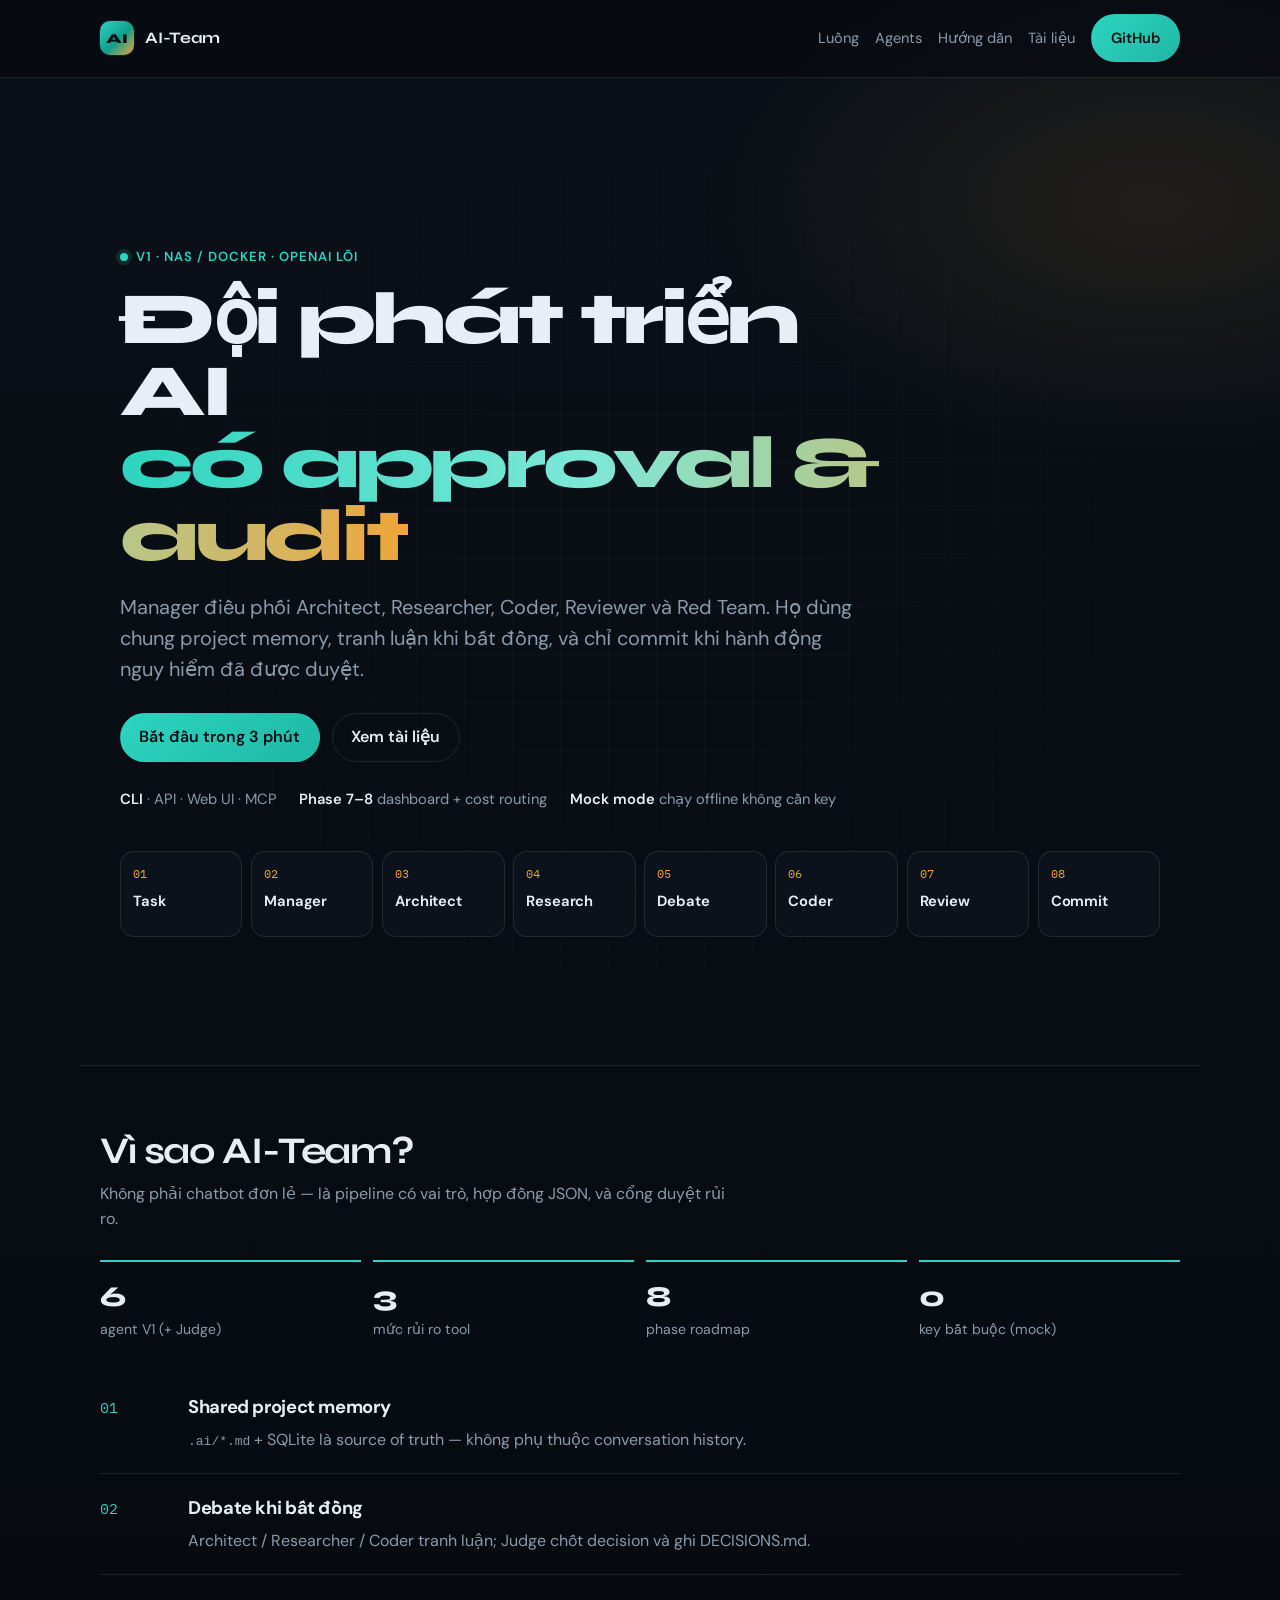
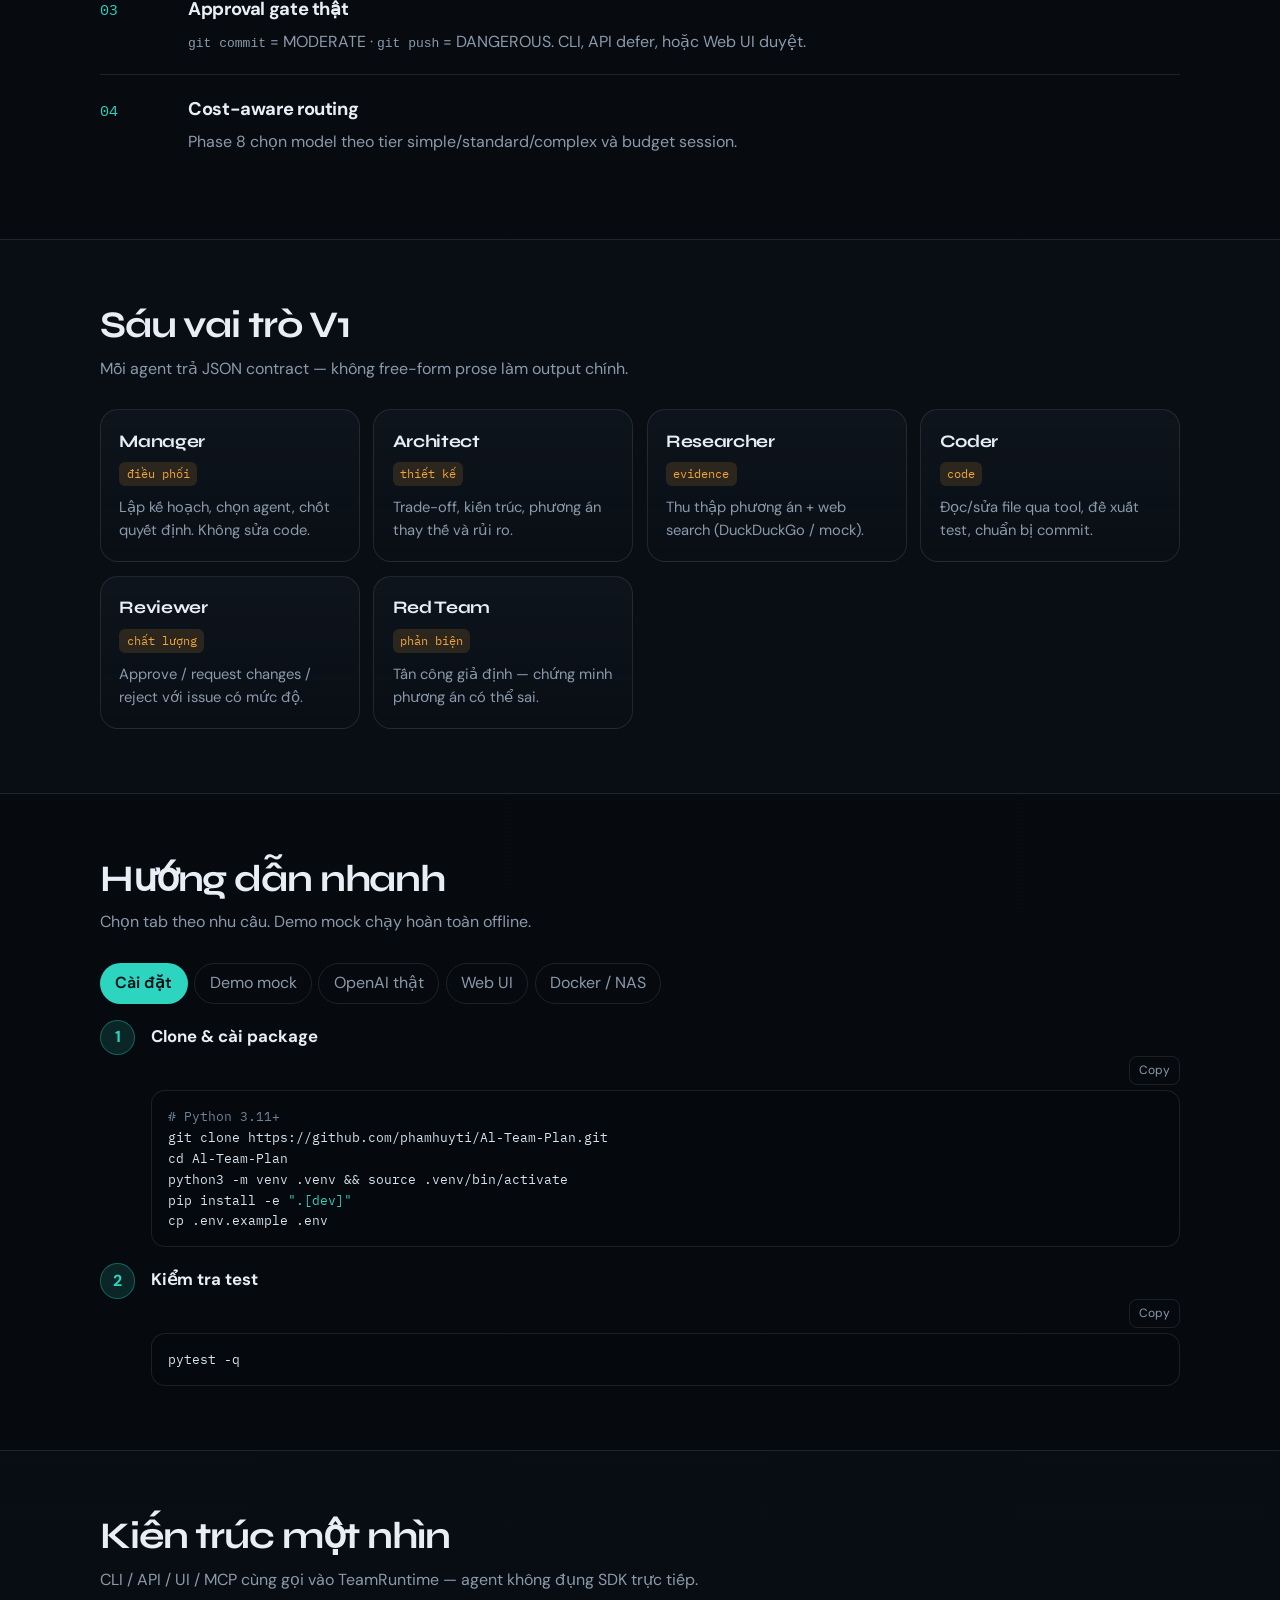
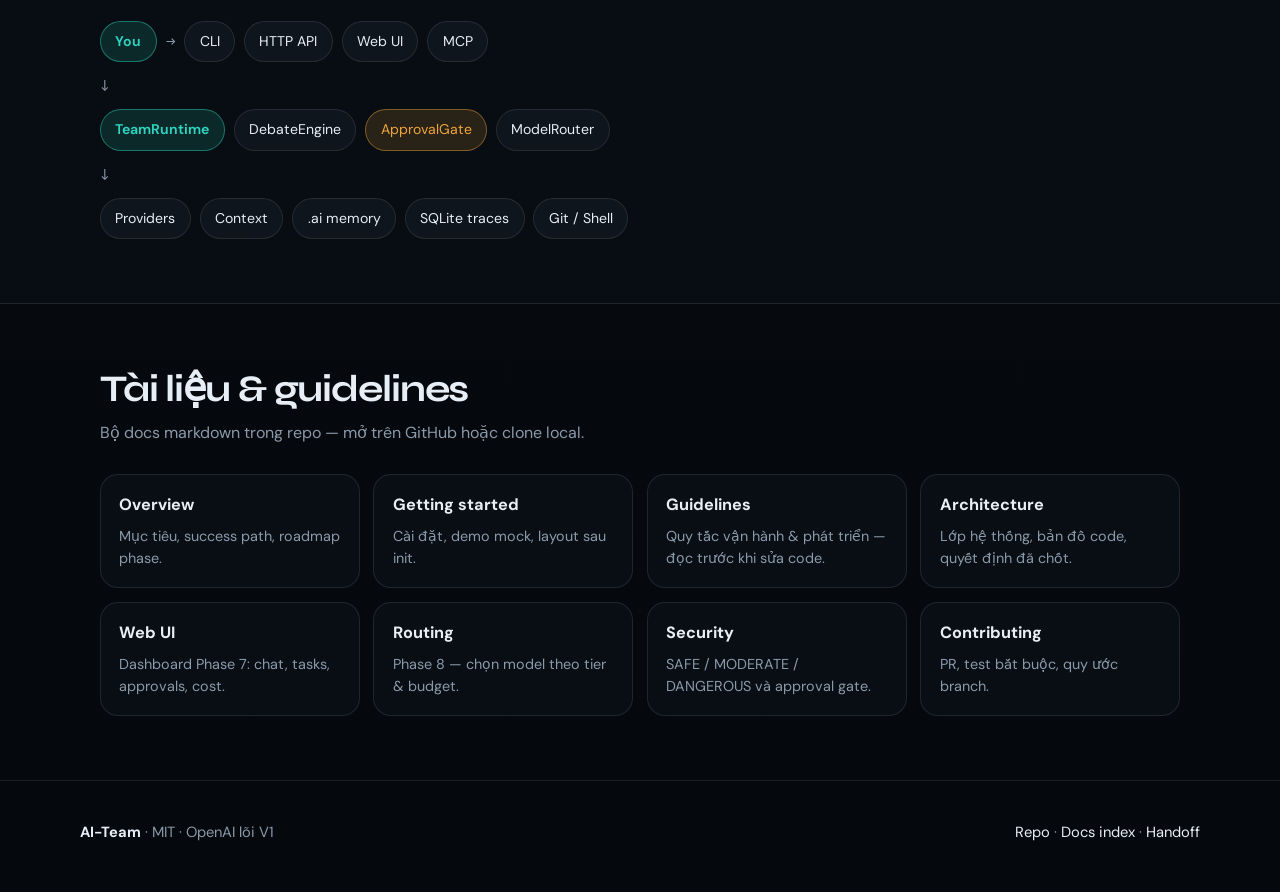
<file: docs/index.html>
<!DOCTYPE html>
<html lang="vi">
<head>
  <meta charset="UTF-8" />
  <meta name="viewport" content="width=device-width, initial-scale=1" />
  <title>AI-Team — Đội phát triển phần mềm đa agent</title>
  <meta name="description" content="AI-Team: multi-agent orchestrator chạy CLI, API, Web UI và MCP trên NAS/Docker. Plan → Debate → Code → Review → Commit có audit." />
  <meta property="og:title" content="AI-Team" />
  <meta property="og:description" content="Đội AI Development Team chạy trên NAS/Docker — 6 agent, approval gate, cost routing." />
  <meta property="og:type" content="website" />
  <link rel="preconnect" href="https://fonts.googleapis.com" />
  <link rel="preconnect" href="https://fonts.gstatic.com" crossorigin />
  <link href="https://fonts.googleapis.com/css2?family=DM+Sans:ital,opsz,wght@0,9..40,400;0,9..40,500;0,9..40,600;0,9..40,700;1,9..40,400&family=IBM+Plex+Mono:wght@400;500&family=Syne:wght@600;700;800&display=swap" rel="stylesheet" />
  <link rel="stylesheet" href="assets/site.css" />
  <link rel="icon" href="data:image/svg+xml,%3Csvg xmlns='http://www.w3.org/2000/svg' viewBox='0 0 64 64'%3E%3Crect width='64' height='64' rx='14' fill='%23070b10'/%3E%3Cpath d='M14 42 L32 14 L50 42 Z' fill='none' stroke='%232dd4bf' stroke-width='4'/%3E%3Ccircle cx='32' cy='38' r='5' fill='%23f0a53a'/%3E%3C/svg%3E" />
</head>
<body>
  <a class="skip" href="#main">Bỏ qua điều hướng</a>

  <header class="nav">
    <div class="nav-inner">
      <a class="brand" href="#top" aria-label="AI-Team home">
        <span class="brand-mark" aria-hidden="true">AI</span>
        <span>AI-Team</span>
      </a>
      <nav class="nav-links" aria-label="Primary">
        <a class="hide-sm" href="#flow">Luồng</a>
        <a class="hide-sm" href="#agents">Agents</a>
        <a href="#guide">Hướng dẫn</a>
        <a href="#docs">Tài liệu</a>
        <a class="btn btn-primary" href="https://github.com/phamhuyti/Al-Team-Plan" target="_blank" rel="noopener">GitHub</a>
      </nav>
    </div>
  </header>

  <main id="main">
    <section class="hero" id="top">
      <div class="hero-inner">
        <div class="hero-copy">
          <div class="kicker">V1 · NAS / Docker · OpenAI lõi</div>
          <h1>
            Đội phát triển AI<br />
            <span class="accent">có approval &amp; audit</span>
          </h1>
          <p class="lede">
            Manager điều phối Architect, Researcher, Coder, Reviewer và Red Team.
            Họ dùng chung project memory, tranh luận khi bất đồng, và chỉ commit
            khi hành động nguy hiểm đã được duyệt.
          </p>
          <div class="hero-actions">
            <a class="btn btn-primary" href="#guide">Bắt đầu trong 3 phút</a>
            <a class="btn btn-ghost" href="#docs">Xem tài liệu</a>
          </div>
          <div class="hero-meta">
            <span><strong>CLI</strong> · API · Web UI · MCP</span>
            <span><strong>Phase 7–8</strong> dashboard + cost routing</span>
            <span><strong>Mock mode</strong> chạy offline không cần key</span>
          </div>
        </div>

        <div id="flow" aria-label="Success path">
          <div class="flow">
            <div class="flow-step"><span class="n">01</span><span class="t">Task</span></div>
            <div class="flow-step"><span class="n">02</span><span class="t">Manager</span></div>
            <div class="flow-step"><span class="n">03</span><span class="t">Architect</span></div>
            <div class="flow-step"><span class="n">04</span><span class="t">Research</span></div>
            <div class="flow-step"><span class="n">05</span><span class="t">Debate</span></div>
            <div class="flow-step"><span class="n">06</span><span class="t">Coder</span></div>
            <div class="flow-step"><span class="n">07</span><span class="t">Review</span></div>
            <div class="flow-step"><span class="n">08</span><span class="t">Commit</span></div>
          </div>
        </div>
      </div>
    </section>

    <section aria-labelledby="why-title">
      <div class="section-head">
        <h2 id="why-title">Vì sao AI-Team?</h2>
        <p>Không phải chatbot đơn lẻ — là pipeline có vai trò, hợp đồng JSON, và cổng duyệt rủi ro.</p>
      </div>
      <div class="stats" style="margin-bottom:2rem">
        <div class="stat"><div class="v">6</div><div class="l">agent V1 (+ Judge)</div></div>
        <div class="stat"><div class="v">3</div><div class="l">mức rủi ro tool</div></div>
        <div class="stat"><div class="v">8</div><div class="l">phase roadmap</div></div>
        <div class="stat"><div class="v">0</div><div class="l">key bắt buộc (mock)</div></div>
      </div>
      <div class="feature-list">
        <article class="feature">
          <div class="feature-num">01</div>
          <div>
            <h3>Shared project memory</h3>
            <p><code>.ai/*.md</code> + SQLite là source of truth — không phụ thuộc conversation history.</p>
          </div>
        </article>
        <article class="feature">
          <div class="feature-num">02</div>
          <div>
            <h3>Debate khi bất đồng</h3>
            <p>Architect / Researcher / Coder tranh luận; Judge chốt decision và ghi DECISIONS.md.</p>
          </div>
        </article>
        <article class="feature">
          <div class="feature-num">03</div>
          <div>
            <h3>Approval gate thật</h3>
            <p><code>git commit</code> = MODERATE · <code>git push</code> = DANGEROUS. CLI, API defer, hoặc Web UI duyệt.</p>
          </div>
        </article>
        <article class="feature">
          <div class="feature-num">04</div>
          <div>
            <h3>Cost-aware routing</h3>
            <p>Phase 8 chọn model theo tier simple/standard/complex và budget session.</p>
          </div>
        </article>
      </div>
    </section>

    <div class="band" id="agents">
      <div class="inner">
        <div class="section-head">
          <h2>Sáu vai trò V1</h2>
          <p>Mỗi agent trả JSON contract — không free-form prose làm output chính.</p>
        </div>
        <div class="agents">
          <article class="agent">
            <div class="role">Manager</div>
            <span class="tag">điều phối</span>
            <p>Lập kế hoạch, chọn agent, chốt quyết định. Không sửa code.</p>
          </article>
          <article class="agent">
            <div class="role">Architect</div>
            <span class="tag">thiết kế</span>
            <p>Trade-off, kiến trúc, phương án thay thế và rủi ro.</p>
          </article>
          <article class="agent">
            <div class="role">Researcher</div>
            <span class="tag">evidence</span>
            <p>Thu thập phương án + web search (DuckDuckGo / mock).</p>
          </article>
          <article class="agent">
            <div class="role">Coder</div>
            <span class="tag">code</span>
            <p>Đọc/sửa file qua tool, đề xuất test, chuẩn bị commit.</p>
          </article>
          <article class="agent">
            <div class="role">Reviewer</div>
            <span class="tag">chất lượng</span>
            <p>Approve / request changes / reject với issue có mức độ.</p>
          </article>
          <article class="agent">
            <div class="role">Red Team</div>
            <span class="tag">phản biện</span>
            <p>Tấn công giả định — chứng minh phương án có thể sai.</p>
          </article>
        </div>
      </div>
    </div>

    <section id="guide" aria-labelledby="guide-title">
      <div class="section-head">
        <h2 id="guide-title">Hướng dẫn nhanh</h2>
        <p>Chọn tab theo nhu cầu. Demo mock chạy hoàn toàn offline.</p>
      </div>

      <div class="tabs" role="tablist" aria-label="Hướng dẫn">
        <button class="tab active" role="tab" aria-selected="true" data-tab="install">Cài đặt</button>
        <button class="tab" role="tab" aria-selected="false" data-tab="demo">Demo mock</button>
        <button class="tab" role="tab" aria-selected="false" data-tab="openai">OpenAI thật</button>
        <button class="tab" role="tab" aria-selected="false" data-tab="ui">Web UI</button>
        <button class="tab" role="tab" aria-selected="false" data-tab="docker">Docker / NAS</button>
      </div>

      <div class="panel active" id="panel-install" role="tabpanel">
        <div class="steps">
          <div class="step">
            <div class="step-badge">1</div>
            <div>
              <h3>Clone &amp; cài package</h3>
              <div class="copy-row"><button class="copy-btn" type="button" data-copy="install-1">Copy</button></div>
              <pre id="install-1"><span class="c"># Python 3.11+</span>
git clone https://github.com/phamhuyti/Al-Team-Plan.git
cd Al-Team-Plan
python3 -m venv .venv &amp;&amp; source .venv/bin/activate
pip install -e <span class="g">".[dev]"</span>
cp .env.example .env</pre>
            </div>
          </div>
          <div class="step">
            <div class="step-badge">2</div>
            <div>
              <h3>Kiểm tra test</h3>
              <div class="copy-row"><button class="copy-btn" type="button" data-copy="install-2">Copy</button></div>
              <pre id="install-2">pytest -q</pre>
            </div>
          </div>
        </div>
      </div>

      <div class="panel" id="panel-demo" role="tabpanel">
        <div class="steps">
          <div class="step">
            <div class="step-badge">1</div>
            <div>
              <h3>Init project demo</h3>
              <div class="copy-row"><button class="copy-btn" type="button" data-copy="demo-1">Copy</button></div>
              <pre id="demo-1">AI_TEAM_PROVIDER=mock ai-team init --name demo --purpose <span class="g">"Demo app"</span>
AI_TEAM_PROVIDER=mock ai-team plan <span class="g">"Thêm authentication"</span>
AI_TEAM_PROVIDER=mock ai-team implement TASK-001 --yes
AI_TEAM_PROVIDER=mock ai-team status</pre>
              <p style="color:var(--muted);font-size:0.9rem;margin-top:0.6rem">
                <code>--yes</code> chỉ dùng CI/demo — không bật trên NAS production.
              </p>
            </div>
          </div>
        </div>
      </div>

      <div class="panel" id="panel-openai" role="tabpanel">
        <div class="steps">
          <div class="step">
            <div class="step-badge">1</div>
            <div>
              <h3>Gắn key trong <code>.env</code></h3>
              <div class="copy-row"><button class="copy-btn" type="button" data-copy="oa-1">Copy</button></div>
              <pre id="oa-1">OPENAI_API_KEY=sk-...
AI_TEAM_PROVIDER=openai
AI_TEAM_MODEL=gpt-4o</pre>
            </div>
          </div>
          <div class="step">
            <div class="step-badge">2</div>
            <div>
              <h3>Plan &amp; implement</h3>
              <div class="copy-row"><button class="copy-btn" type="button" data-copy="oa-2">Copy</button></div>
              <pre id="oa-2">ai-team plan <span class="g">"Thêm rate limiting"</span>
ai-team implement TASK-001
ai-team replay 1</pre>
            </div>
          </div>
        </div>
      </div>

      <div class="panel" id="panel-ui" role="tabpanel">
        <div class="steps">
          <div class="step">
            <div class="step-badge">1</div>
            <div>
              <h3>Serve từ project đã <code>init</code></h3>
              <div class="copy-row"><button class="copy-btn" type="button" data-copy="ui-1">Copy</button></div>
              <pre id="ui-1">cd /path/to/your/project
ai-team serve
<span class="c"># mở http://localhost:8080/</span></pre>
              <p style="color:var(--muted);font-size:0.9rem;margin-top:0.6rem">
                Tab: Dashboard · Tasks · Live Chat · Approvals · Cost Monitor.
                Project root cố định lúc startup.
              </p>
            </div>
          </div>
        </div>
      </div>

      <div class="panel" id="panel-docker" role="tabpanel">
        <div class="steps">
          <div class="step">
            <div class="step-badge">1</div>
            <div>
              <h3>Compose trên NAS</h3>
              <div class="copy-row"><button class="copy-btn" type="button" data-copy="dk-1">Copy</button></div>
              <pre id="dk-1">cp .env.example .env
docker compose up --build
<span class="c"># API + UI :8080</span>
PROJECT_WORKSPACE=/volume1/projects/my-app docker compose up --build</pre>
            </div>
          </div>
        </div>
      </div>
    </section>

    <div class="band">
      <div class="inner">
        <div class="section-head">
          <h2>Kiến trúc một nhìn</h2>
          <p>CLI / API / UI / MCP cùng gọi vào TeamRuntime — agent không đụng SDK trực tiếp.</p>
        </div>
        <div class="arch" aria-hidden="false">
          <div class="arch-row">
            <span class="pill strong">You</span>
            <span class="arrow">→</span>
            <span class="pill">CLI</span>
            <span class="pill">HTTP API</span>
            <span class="pill">Web UI</span>
            <span class="pill">MCP</span>
          </div>
          <div class="arch-row">
            <span class="arrow">↓</span>
          </div>
          <div class="arch-row">
            <span class="pill strong">TeamRuntime</span>
            <span class="pill">DebateEngine</span>
            <span class="pill warn">ApprovalGate</span>
            <span class="pill">ModelRouter</span>
          </div>
          <div class="arch-row">
            <span class="arrow">↓</span>
          </div>
          <div class="arch-row">
            <span class="pill">Providers</span>
            <span class="pill">Context</span>
            <span class="pill">.ai memory</span>
            <span class="pill">SQLite traces</span>
            <span class="pill">Git / Shell</span>
          </div>
        </div>
      </div>
    </div>

    <section id="docs" aria-labelledby="docs-title">
      <div class="section-head">
        <h2 id="docs-title">Tài liệu &amp; guidelines</h2>
        <p>Bộ docs markdown trong repo — mở trên GitHub hoặc clone local.</p>
      </div>
      <div class="doc-grid">
        <a class="doc-link" href="https://github.com/phamhuyti/Al-Team-Plan/blob/main/docs/overview.md" target="_blank" rel="noopener">
          <h3>Overview</h3>
          <p>Mục tiêu, success path, roadmap phase.</p>
        </a>
        <a class="doc-link" href="https://github.com/phamhuyti/Al-Team-Plan/blob/main/docs/getting-started.md" target="_blank" rel="noopener">
          <h3>Getting started</h3>
          <p>Cài đặt, demo mock, layout sau init.</p>
        </a>
        <a class="doc-link" href="https://github.com/phamhuyti/Al-Team-Plan/blob/main/docs/guidelines.md" target="_blank" rel="noopener">
          <h3>Guidelines</h3>
          <p>Quy tắc vận hành &amp; phát triển — đọc trước khi sửa code.</p>
        </a>
        <a class="doc-link" href="https://github.com/phamhuyti/Al-Team-Plan/blob/main/docs/architecture.md" target="_blank" rel="noopener">
          <h3>Architecture</h3>
          <p>Lớp hệ thống, bản đồ code, quyết định đã chốt.</p>
        </a>
        <a class="doc-link" href="https://github.com/phamhuyti/Al-Team-Plan/blob/main/docs/web-ui.md" target="_blank" rel="noopener">
          <h3>Web UI</h3>
          <p>Dashboard Phase 7: chat, tasks, approvals, cost.</p>
        </a>
        <a class="doc-link" href="https://github.com/phamhuyti/Al-Team-Plan/blob/main/docs/routing.md" target="_blank" rel="noopener">
          <h3>Routing</h3>
          <p>Phase 8 — chọn model theo tier &amp; budget.</p>
        </a>
        <a class="doc-link" href="https://github.com/phamhuyti/Al-Team-Plan/blob/main/docs/security.md" target="_blank" rel="noopener">
          <h3>Security</h3>
          <p>SAFE / MODERATE / DANGEROUS và approval gate.</p>
        </a>
        <a class="doc-link" href="https://github.com/phamhuyti/Al-Team-Plan/blob/main/docs/contributing.md" target="_blank" rel="noopener">
          <h3>Contributing</h3>
          <p>PR, test bắt buộc, quy ước branch.</p>
        </a>
      </div>
    </section>
  </main>

  <footer>
    <div class="footer-inner">
      <div>
        <strong style="color:var(--ink)">AI-Team</strong>
        · MIT · OpenAI lõi V1
      </div>
      <div>
        <a href="https://github.com/phamhuyti/Al-Team-Plan">Repo</a>
        ·
        <a href="https://github.com/phamhuyti/Al-Team-Plan/blob/main/docs/README.md">Docs index</a>
        ·
        <a href="https://github.com/phamhuyti/Al-Team-Plan/blob/main/HANDOFF.md">Handoff</a>
      </div>
    </div>
  </footer>

  <script src="assets/site.js"></script>
</body>
</html>
</file>
<file: docs/assets/site.css>
:root {
  --bg: #070b10;
  --bg-elevated: #0e151d;
  --ink: #e8eef5;
  --muted: #8b9aab;
  --line: rgba(232, 238, 245, 0.1);
  --teal: #2dd4bf;
  --teal-dim: rgba(45, 212, 191, 0.14);
  --amber: #f0a53a;
  --amber-dim: rgba(240, 165, 58, 0.14);
  --bg-elevated: #0e151d;
  --danger: #ff6b6b;
  --ok: #4ade80;
  --radius: 18px;
  --max: 1120px;
  --font-display: "Syne", "Avenir Next", sans-serif;
  --font-body: "DM Sans", "Segoe UI", sans-serif;
  --font-mono: "IBM Plex Mono", ui-monospace, monospace;
}

*,
*::before,
*::after {
  box-sizing: border-box;
}

html {
  scroll-behavior: smooth;
}

body {
  margin: 0;
  color: var(--ink);
  font-family: var(--font-body);
  background:
    radial-gradient(1200px 600px at 10% -10%, rgba(45, 212, 191, 0.16), transparent 55%),
    radial-gradient(900px 500px at 90% 5%, rgba(240, 165, 58, 0.1), transparent 50%),
    linear-gradient(180deg, #0a1018 0%, var(--bg) 40%, #05080c 100%);
  min-height: 100vh;
  line-height: 1.55;
}

a {
  color: var(--teal);
  text-decoration: none;
}

a:hover {
  text-decoration: underline;
}

img {
  max-width: 100%;
}

.skip {
  position: absolute;
  left: -999px;
}

.skip:focus {
  left: 1rem;
  top: 1rem;
  z-index: 100;
  background: var(--bg-elevated);
  padding: 0.5rem 0.75rem;
}

/* Nav */
.nav {
  position: sticky;
  top: 0;
  z-index: 50;
  backdrop-filter: blur(14px);
  background: rgba(7, 11, 16, 0.72);
  border-bottom: 1px solid var(--line);
}

.nav-inner {
  max-width: var(--max);
  margin: 0 auto;
  padding: 0.9rem 1.25rem;
  display: flex;
  align-items: center;
  justify-content: space-between;
  gap: 1rem;
}

.brand {
  display: flex;
  align-items: center;
  gap: 0.7rem;
  color: var(--ink);
  text-decoration: none;
  font-family: var(--font-display);
  font-weight: 700;
  letter-spacing: -0.02em;
}

.brand-mark {
  width: 34px;
  height: 34px;
  border-radius: 10px;
  background:
    linear-gradient(135deg, var(--teal), #149e8e 55%, var(--amber));
  display: grid;
  place-items: center;
  font-size: 0.85rem;
  font-weight: 800;
  color: #041014;
  box-shadow: 0 0 0 1px rgba(255, 255, 255, 0.08);
}

.nav-links {
  display: flex;
  flex-wrap: wrap;
  gap: 0.35rem 1rem;
  align-items: center;
}

.nav-links a {
  color: var(--muted);
  font-size: 0.92rem;
  text-decoration: none;
}

.nav-links a:hover {
  color: var(--ink);
}

.btn {
  display: inline-flex;
  align-items: center;
  justify-content: center;
  gap: 0.45rem;
  border: 1px solid transparent;
  border-radius: 999px;
  padding: 0.72rem 1.15rem;
  font: inherit;
  font-weight: 600;
  cursor: pointer;
  text-decoration: none !important;
  transition: transform 0.15s ease, background 0.15s ease, border-color 0.15s ease;
}

.btn:hover {
  transform: translateY(-1px);
}

.btn-primary {
  background: linear-gradient(135deg, var(--teal), #1fb8a5);
  color: #041014 !important;
}

.btn-ghost {
  background: transparent;
  border-color: var(--line);
  color: var(--ink) !important;
}

.btn-ghost:hover {
  border-color: rgba(45, 212, 191, 0.45);
}

/* Hero */
.hero {
  position: relative;
  overflow: hidden;
  border-bottom: 1px solid var(--line);
}

.hero::before {
  content: "";
  position: absolute;
  inset: 0;
  background-image:
    linear-gradient(rgba(232, 238, 245, 0.035) 1px, transparent 1px),
    linear-gradient(90deg, rgba(232, 238, 245, 0.035) 1px, transparent 1px);
  background-size: 48px 48px;
  mask-image: radial-gradient(ellipse at center, black 20%, transparent 75%);
  pointer-events: none;
}

.hero-inner {
  position: relative;
  max-width: var(--max);
  margin: 0 auto;
  padding: clamp(3.5rem, 8vw, 6.5rem) 1.25rem 4rem;
  display: grid;
  gap: 2.5rem;
}

.hero-copy {
  max-width: 760px;
}

.kicker {
  display: inline-flex;
  align-items: center;
  gap: 0.5rem;
  color: var(--teal);
  font-size: 0.82rem;
  font-weight: 600;
  letter-spacing: 0.08em;
  text-transform: uppercase;
  margin-bottom: 1rem;
}

.kicker::before {
  content: "";
  width: 8px;
  height: 8px;
  border-radius: 50%;
  background: var(--teal);
  box-shadow: 0 0 0 4px var(--teal-dim);
}

.hero h1 {
  margin: 0;
  font-family: var(--font-display);
  font-size: clamp(2.6rem, 7vw, 4.6rem);
  line-height: 0.98;
  letter-spacing: -0.045em;
  font-weight: 800;
}

.hero h1 .accent {
  background: linear-gradient(90deg, var(--teal), #7ee8d8 45%, var(--amber));
  -webkit-background-clip: text;
  background-clip: text;
  color: transparent;
}

.lede {
  margin: 1.25rem 0 0;
  color: var(--muted);
  font-size: clamp(1.05rem, 2.2vw, 1.25rem);
  max-width: 46rem;
}

.hero-actions {
  display: flex;
  flex-wrap: wrap;
  gap: 0.75rem;
  margin-top: 1.75rem;
}

.hero-meta {
  display: flex;
  flex-wrap: wrap;
  gap: 0.8rem 1.4rem;
  margin-top: 1.6rem;
  color: var(--muted);
  font-size: 0.92rem;
}

.hero-meta strong {
  color: var(--ink);
  font-weight: 600;
}

.flow {
  display: grid;
  grid-template-columns: repeat(auto-fit, minmax(118px, 1fr));
  gap: 0.55rem;
}

.flow-step {
  background: rgba(14, 21, 29, 0.8);
  border: 1px solid var(--line);
  border-radius: 14px;
  padding: 0.85rem 0.75rem;
  min-height: 86px;
  animation: rise 0.7s ease both;
}

.flow-step:nth-child(1) { animation-delay: 0.05s; }
.flow-step:nth-child(2) { animation-delay: 0.1s; }
.flow-step:nth-child(3) { animation-delay: 0.15s; }
.flow-step:nth-child(4) { animation-delay: 0.2s; }
.flow-step:nth-child(5) { animation-delay: 0.25s; }
.flow-step:nth-child(6) { animation-delay: 0.3s; }
.flow-step:nth-child(7) { animation-delay: 0.35s; }
.flow-step:nth-child(8) { animation-delay: 0.4s; }

.flow-step .n {
  display: block;
  font-family: var(--font-mono);
  font-size: 0.72rem;
  color: var(--amber);
  margin-bottom: 0.35rem;
}

.flow-step .t {
  font-weight: 650;
  font-size: 0.92rem;
  letter-spacing: -0.01em;
}

@keyframes rise {
  from {
    opacity: 0;
    transform: translateY(12px);
  }
  to {
    opacity: 1;
    transform: none;
  }
}

/* Sections */
section {
  max-width: var(--max);
  margin: 0 auto;
  padding: 4rem 1.25rem;
}

.section-head {
  margin-bottom: 1.75rem;
  max-width: 40rem;
}

.section-head h2 {
  margin: 0;
  font-family: var(--font-display);
  font-size: clamp(1.7rem, 3.5vw, 2.35rem);
  letter-spacing: -0.03em;
  line-height: 1.1;
}

.section-head p {
  margin: 0.7rem 0 0;
  color: var(--muted);
}

.band {
  border-top: 1px solid var(--line);
  border-bottom: 1px solid var(--line);
  background: rgba(14, 21, 29, 0.35);
}

.band > .inner {
  max-width: var(--max);
  margin: 0 auto;
  padding: 4rem 1.25rem;
}

/* Feature rows — not card grids in hero style */
.feature-list {
  display: grid;
  gap: 0;
}

.feature {
  display: grid;
  grid-template-columns: 4.5rem 1fr;
  gap: 1rem;
  padding: 1.25rem 0;
  border-bottom: 1px solid var(--line);
}

.feature:last-child {
  border-bottom: 0;
}

.feature-num {
  font-family: var(--font-mono);
  color: var(--teal);
  font-size: 0.95rem;
  padding-top: 0.2rem;
}

.feature h3 {
  margin: 0;
  font-size: 1.15rem;
  letter-spacing: -0.02em;
}

.feature p {
  margin: 0.4rem 0 0;
  color: var(--muted);
}

/* Agents */
.agents {
  display: grid;
  grid-template-columns: repeat(auto-fit, minmax(220px, 1fr));
  gap: 0.85rem;
}

.agent {
  border: 1px solid var(--line);
  border-radius: var(--radius);
  background: linear-gradient(180deg, rgba(14, 21, 29, 0.95), rgba(10, 15, 22, 0.7));
  padding: 1.1rem 1.15rem 1.2rem;
  transition: border-color 0.2s ease, transform 0.2s ease;
}

.agent:hover {
  border-color: rgba(45, 212, 191, 0.4);
  transform: translateY(-2px);
}

.agent .role {
  font-family: var(--font-display);
  font-weight: 700;
  font-size: 1.1rem;
  letter-spacing: -0.02em;
}

.agent .tag {
  display: inline-block;
  margin-top: 0.45rem;
  font-size: 0.72rem;
  font-family: var(--font-mono);
  color: var(--amber);
  background: var(--amber-dim);
  padding: 0.18rem 0.45rem;
  border-radius: 6px;
}

.agent p {
  margin: 0.65rem 0 0;
  color: var(--muted);
  font-size: 0.92rem;
}

/* Guide */
.steps {
  display: grid;
  gap: 1rem;
}

.step {
  display: grid;
  grid-template-columns: auto 1fr;
  gap: 1rem;
  align-items: start;
}

.step-badge {
  width: 2.2rem;
  height: 2.2rem;
  border-radius: 50%;
  display: grid;
  place-items: center;
  background: var(--teal-dim);
  color: var(--teal);
  font-weight: 700;
  border: 1px solid rgba(45, 212, 191, 0.35);
}

.step h3 {
  margin: 0.15rem 0 0.45rem;
  font-size: 1.05rem;
}

pre,
.code {
  margin: 0;
  overflow-x: auto;
  background: #05080c;
  border: 1px solid var(--line);
  border-radius: 14px;
  padding: 0.95rem 1rem;
  font-family: var(--font-mono);
  font-size: 0.84rem;
  line-height: 1.55;
  color: #d7e4ef;
}

pre .c {
  color: #6f8296;
}

pre .g {
  color: var(--teal);
}

.copy-row {
  display: flex;
  justify-content: flex-end;
  margin-bottom: 0.35rem;
}

.copy-btn {
  border: 1px solid var(--line);
  background: transparent;
  color: var(--muted);
  border-radius: 8px;
  padding: 0.25rem 0.55rem;
  font: inherit;
  font-size: 0.75rem;
  cursor: pointer;
}

.copy-btn:hover {
  color: var(--ink);
  border-color: rgba(45, 212, 191, 0.4);
}

/* Tabs for docs / modes */
.tabs {
  display: flex;
  flex-wrap: wrap;
  gap: 0.4rem;
  margin-bottom: 1rem;
}

.tab {
  border: 1px solid var(--line);
  background: transparent;
  color: var(--muted);
  border-radius: 999px;
  padding: 0.45rem 0.9rem;
  font: inherit;
  cursor: pointer;
}

.tab.active {
  color: #041014;
  background: var(--teal);
  border-color: transparent;
  font-weight: 600;
}

.panel {
  display: none;
}

.panel.active {
  display: block;
  animation: rise 0.35s ease both;
}

/* Architecture visual */
.arch {
  display: grid;
  gap: 0.7rem;
}

.arch-row {
  display: flex;
  flex-wrap: wrap;
  gap: 0.55rem;
  align-items: center;
}

.pill {
  border: 1px solid var(--line);
  background: var(--bg-elevated);
  border-radius: 999px;
  padding: 0.55rem 0.9rem;
  font-size: 0.88rem;
}

.pill.strong {
  border-color: rgba(45, 212, 191, 0.45);
  background: var(--teal-dim);
  color: var(--teal);
  font-weight: 650;
}

.pill.warn {
  border-color: rgba(240, 165, 58, 0.45);
  background: var(--amber-dim);
  color: var(--amber);
}

.arrow {
  color: var(--muted);
  font-family: var(--font-mono);
}

/* Doc grid */
.doc-grid {
  display: grid;
  grid-template-columns: repeat(auto-fit, minmax(240px, 1fr));
  gap: 0.85rem;
}

.doc-link {
  display: block;
  border: 1px solid var(--line);
  border-radius: var(--radius);
  padding: 1.1rem 1.15rem;
  color: inherit;
  text-decoration: none;
  background: rgba(14, 21, 29, 0.55);
  transition: border-color 0.2s ease, transform 0.2s ease;
}

.doc-link:hover {
  border-color: rgba(45, 212, 191, 0.45);
  transform: translateY(-2px);
  text-decoration: none;
}

.doc-link h3 {
  margin: 0;
  font-size: 1.02rem;
}

.doc-link p {
  margin: 0.45rem 0 0;
  color: var(--muted);
  font-size: 0.9rem;
}

/* Stats strip */
.stats {
  display: grid;
  grid-template-columns: repeat(4, 1fr);
  gap: 0.75rem;
}

@media (max-width: 800px) {
  .stats {
    grid-template-columns: repeat(2, 1fr);
  }
}

.stat {
  border-top: 2px solid var(--teal);
  padding-top: 0.8rem;
}

.stat .v {
  font-family: var(--font-display);
  font-size: 1.8rem;
  font-weight: 750;
  letter-spacing: -0.03em;
}

.stat .l {
  color: var(--muted);
  font-size: 0.88rem;
}

/* Footer */
footer {
  border-top: 1px solid var(--line);
  padding: 2.5rem 1.25rem 3rem;
}

.footer-inner {
  max-width: var(--max);
  margin: 0 auto;
  display: flex;
  flex-wrap: wrap;
  justify-content: space-between;
  gap: 1rem;
  color: var(--muted);
  font-size: 0.92rem;
}

.footer-inner a {
  color: var(--ink);
}

@media (max-width: 720px) {
  .nav-links .hide-sm {
    display: none;
  }

  .feature {
    grid-template-columns: 1fr;
    gap: 0.35rem;
  }
}
</file>
